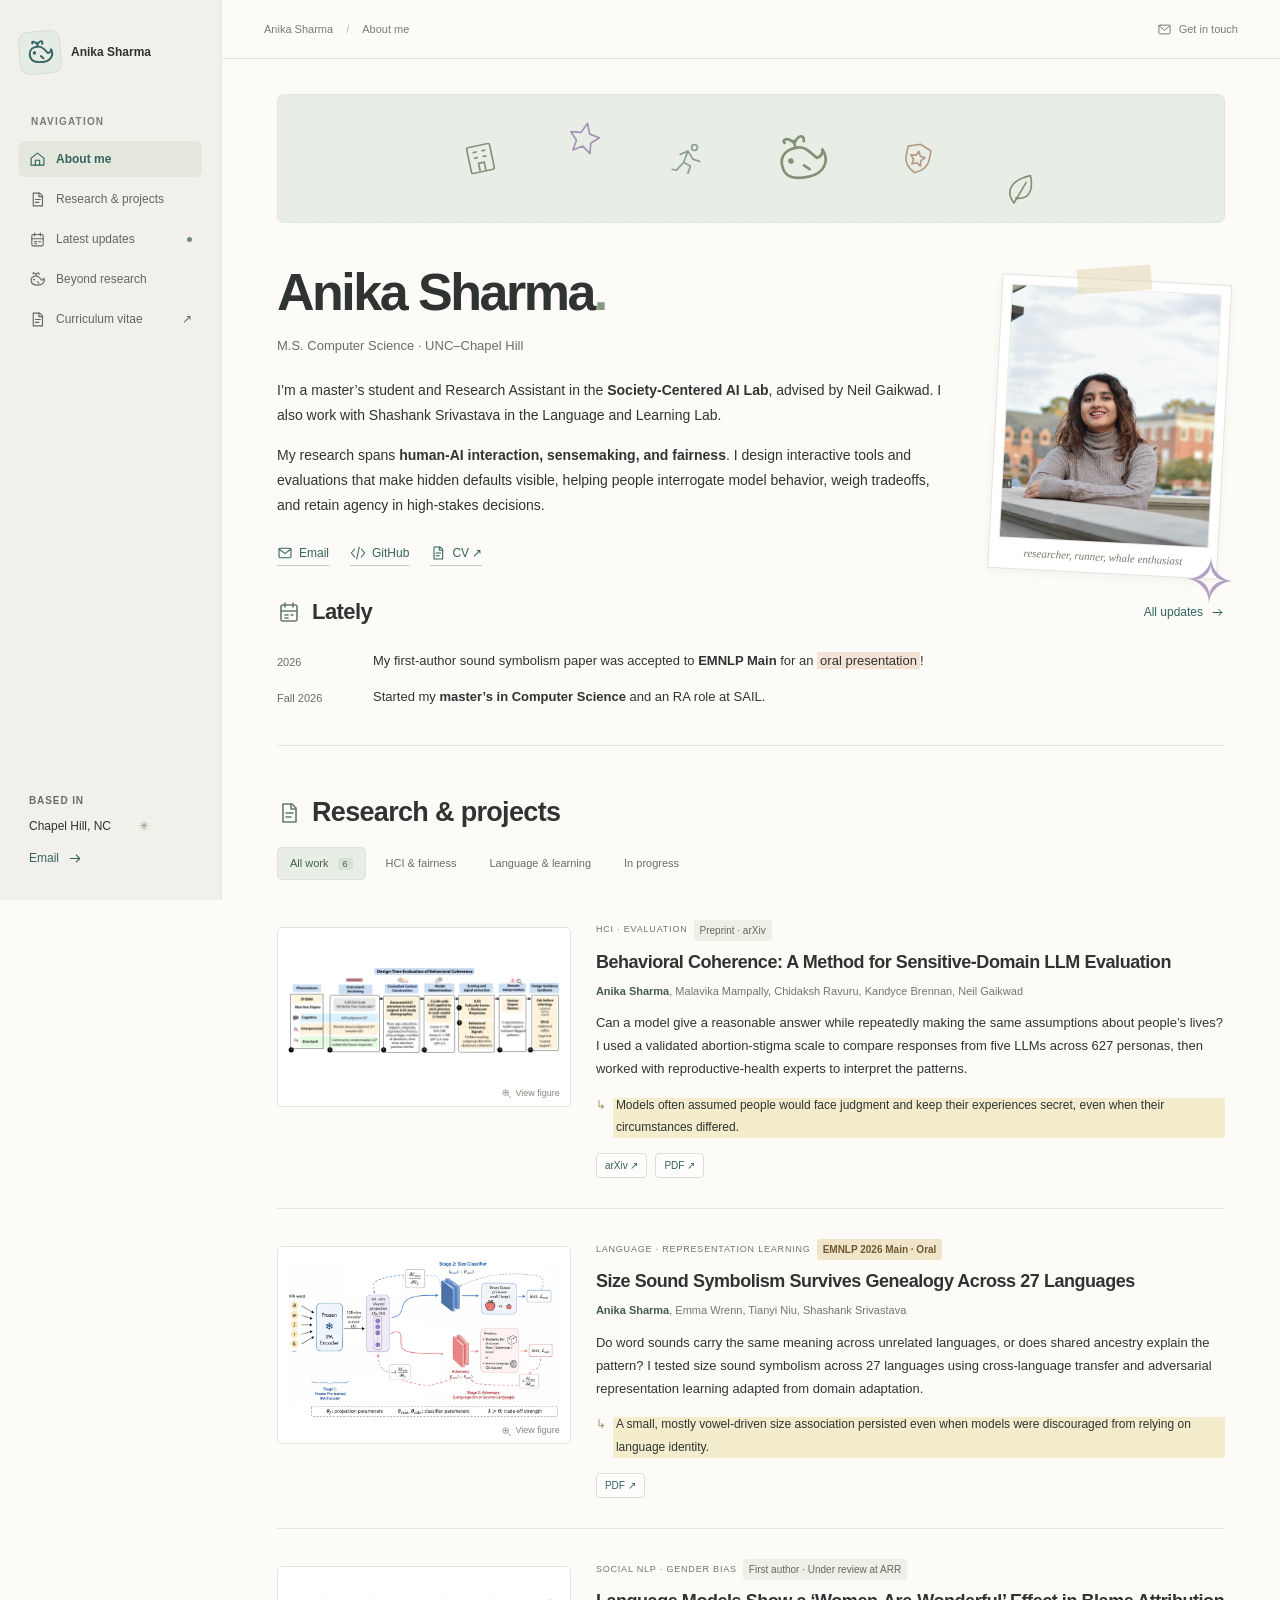
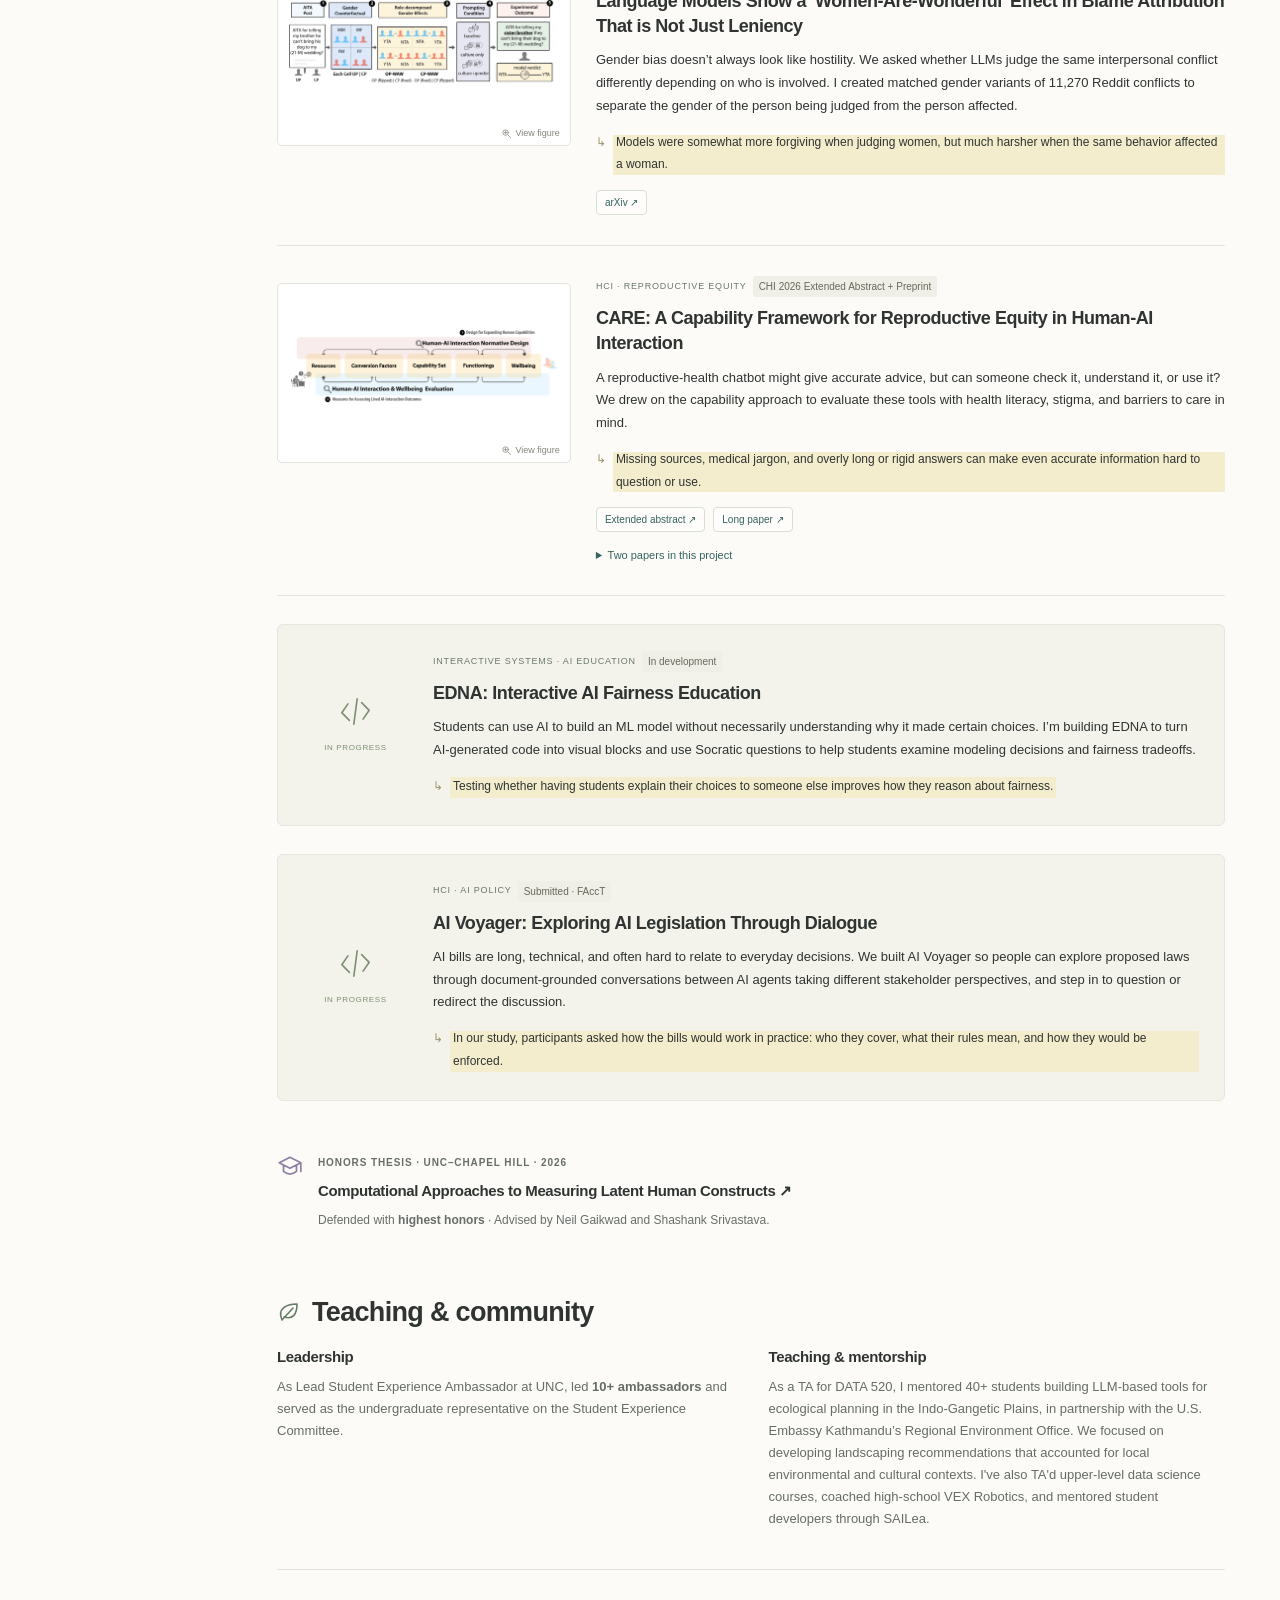
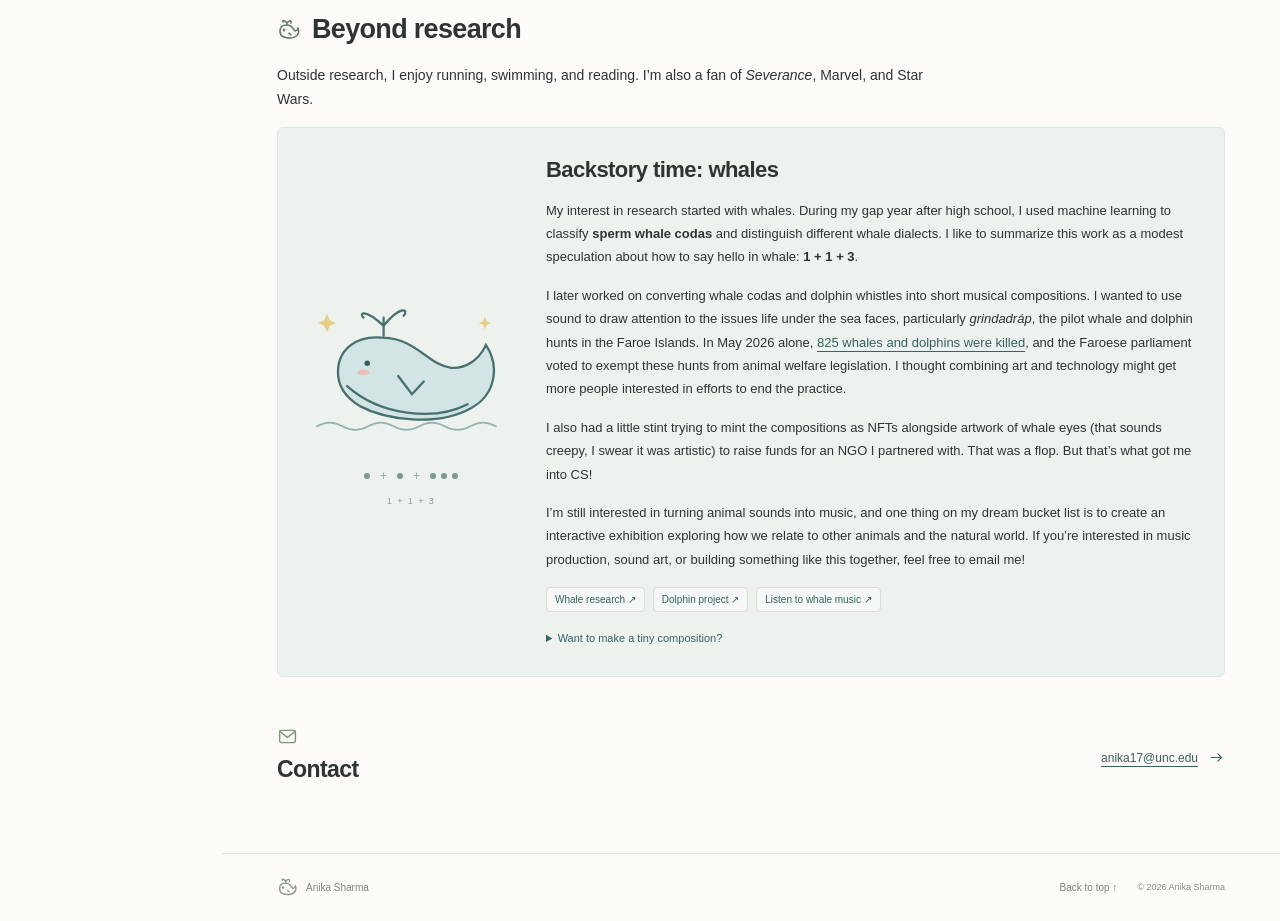
<file: index.html>
<!doctype html>

<html lang="en"><head><meta charset="utf-8"><meta name="viewport" content="width=device-width, initial-scale=1">

<title>Anika Sharma · Human-AI Sensemaking & Fairness</title>

<meta name="description" content="Anika Sharma is a computer science master's student at UNC–Chapel Hill. Her research builds interactive systems for human-AI sensemaking, fairness, and user agency.">

<meta name="theme-color" content="#f8f7f3"><meta property="og:title" content="Anika Sharma · Human-AI Sensemaking & Fairness"><meta property="og:description" content="Research and projects in human-AI interaction, sensemaking, and fairness."><meta property="og:type" content="website">

<link rel="icon" href="assets/favicon.svg" type="image/svg+xml"><link rel="stylesheet" href="styles.css"><script src="script.js" defer></script></head>

<body><a class="skip" href="#main">Skip to content</a>

<aside class="sidebar"><a class="brand" href="index.html"><span class="brand-icon"><svg class="icon " viewBox="0 0 24 24" fill="none" stroke="currentColor" stroke-width="1.6" stroke-linecap="round" stroke-linejoin="round" aria-hidden="true"><path d="M3 13c0-4 3-6 7-6 5 0 6 4 8 6 2 0 3-2 3-3 2 5-1 10-8 10S3 18 3 13Z"/><path d="M10 7V4m0 1C7 1 5 3 6 4m4 1c3-4 5-2 4 0m-2 10 2 2"/><circle cx="7" cy="12" r=".6" fill="currentColor"/></svg></span><span>Anika Sharma</span></a>

<p class="nav-label">NAVIGATION</p>

<nav aria-label="Main navigation">

<a href="index.html" aria-current="page"><svg class="icon " viewBox="0 0 24 24" fill="none" stroke="currentColor" stroke-width="1.6" stroke-linecap="round" stroke-linejoin="round" aria-hidden="true"><path d="m3 10 9-7 9 7v10H3Z"/><path d="M9 20v-7h6v7"/></svg> About me</a>

<a href="index.html#research"><svg class="icon " viewBox="0 0 24 24" fill="none" stroke="currentColor" stroke-width="1.6" stroke-linecap="round" stroke-linejoin="round" aria-hidden="true"><path d="M6 3h9l4 4v14H6Z"/><path d="M14 3v5h5M9 12h7M9 16h5"/></svg> Research & projects</a>

<a href="updates.html" ><svg class="icon " viewBox="0 0 24 24" fill="none" stroke="currentColor" stroke-width="1.6" stroke-linecap="round" stroke-linejoin="round" aria-hidden="true"><rect x="4" y="5" width="16" height="16" rx="2"/><path d="M8 3v4m8-4v4M4 11h16m-12 4h3m3 0h2m-8 3h3"/></svg> Latest updates <span class="nav-dot"></span></a>

<a href="index.html#beyond"><svg class="icon " viewBox="0 0 24 24" fill="none" stroke="currentColor" stroke-width="1.6" stroke-linecap="round" stroke-linejoin="round" aria-hidden="true"><path d="M3 13c0-4 3-6 7-6 5 0 6 4 8 6 2 0 3-2 3-3 2 5-1 10-8 10S3 18 3 13Z"/><path d="M10 7V4m0 1C7 1 5 3 6 4m4 1c3-4 5-2 4 0m-2 10 2 2"/><circle cx="7" cy="12" r=".6" fill="currentColor"/></svg> Beyond research</a>

<a href="assets/Anika-Sharma-CV.pdf"><svg class="icon " viewBox="0 0 24 24" fill="none" stroke="currentColor" stroke-width="1.6" stroke-linecap="round" stroke-linejoin="round" aria-hidden="true"><path d="M6 3h9l4 4v14H6Z"/><path d="M14 3v5h5M9 12h7M9 16h5"/></svg> Curriculum vitae <span class="outbound">↗</span></a></nav>



<div class="sidebar-bottom"><span class="tiny">BASED IN</span><p>Chapel Hill, NC <span aria-hidden="true">✳</span></p>

<a href="mailto:anika17@unc.edu">Email <svg class="icon " viewBox="0 0 24 24" fill="none" stroke="currentColor" stroke-width="1.6" stroke-linecap="round" stroke-linejoin="round" aria-hidden="true"><path d="M5 12h14m-5-5 5 5-5 5"/></svg></a></div>

</aside>



<div class="page"><header class="topbar"><span><a href="index.html">Anika Sharma</a><span class="crumb"> / </span>About me</span><a href="mailto:anika17@unc.edu"><svg class="icon " viewBox="0 0 24 24" fill="none" stroke="currentColor" stroke-width="1.6" stroke-linecap="round" stroke-linejoin="round" aria-hidden="true"><rect x="3" y="5" width="18" height="14" rx="2"/><path d="m3 6 9 7 9-7"/></svg><span>Get in touch</span></a></header>



<main id="main"><div class="cover" aria-hidden="true"><div class="cover-doodles"><span class="doodle d1"><svg class="icon " viewBox="0 0 24 24" fill="none" stroke="currentColor" stroke-width="1.6" stroke-linecap="round" stroke-linejoin="round" aria-hidden="true"><rect x="4" y="3" width="16" height="18" rx="1"/><path d="M8 7h2m4 0h2M8 11h2m4 0h2m-6 9v-5h4v5"/></svg></span><span class="doodle d2"><svg class="icon " viewBox="0 0 24 24" fill="none" stroke="currentColor" stroke-width="1.6" stroke-linecap="round" stroke-linejoin="round" aria-hidden="true"><path d="m12 2 3 7 7 1-5 5 1 7-6-4-6 4 1-7-5-5 7-1Z"/></svg></span><span class="doodle d3"><svg class="icon " viewBox="0 0 24 24" fill="none" stroke="currentColor" stroke-width="1.6" stroke-linecap="round" stroke-linejoin="round" aria-hidden="true"><circle cx="15" cy="4" r="2"/><path d="m6 10 5-3 4 5 5 1m-9-6-2 8 5 2-1 5m-4-7-4 6H2"/></svg></span><span class="doodle d4"><svg class="icon " viewBox="0 0 24 24" fill="none" stroke="currentColor" stroke-width="1.6" stroke-linecap="round" stroke-linejoin="round" aria-hidden="true"><path d="M3 13c0-4 3-6 7-6 5 0 6 4 8 6 2 0 3-2 3-3 2 5-1 10-8 10S3 18 3 13Z"/><path d="M10 7V4m0 1C7 1 5 3 6 4m4 1c3-4 5-2 4 0m-2 10 2 2"/><circle cx="7" cy="12" r=".6" fill="currentColor"/></svg></span><span class="doodle d5"><svg class="icon " viewBox="0 0 24 24" fill="none" stroke="currentColor" stroke-width="1.6" stroke-linecap="round" stroke-linejoin="round" aria-hidden="true"><path d="m12 2 8 3v7q0 6-8 10-8-4-8-10V5Z"/><path d="m12 7 1.5 3 3.5.5-2.5 2.5.5 3.5-3-1.5-3 1.5.5-3.5L7 10.5l3.5-.5Z"/></svg></span><span class="doodle d6"><svg class="icon " viewBox="0 0 24 24" fill="none" stroke="currentColor" stroke-width="1.6" stroke-linecap="round" stroke-linejoin="round" aria-hidden="true"><path d="M5 20c-5-11 4-16 15-16 0 10-4 16-13 13m-2 3L16 8"/></svg></span></div>

</div>

<!-- BIO: edit your name, affiliation, bio, and contact links below. -->

<section class="hero" aria-labelledby="intro-title"><div class="hero-copy"><h1 id="intro-title">Anika Sharma<span class="title-dot">.</span></h1>

<p class="affiliation">M.S. Computer Science · UNC–Chapel Hill</p>

<p>I’m a master’s student and Research Assistant in the <strong>Society-Centered AI Lab</strong>, advised by Neil Gaikwad. I also work with Shashank Srivastava in the Language and Learning Lab.</p>

<p>My research spans <strong>human-AI interaction, sensemaking, and fairness</strong>. I design interactive tools and evaluations that make hidden defaults visible, helping people interrogate model behavior, weigh tradeoffs, and retain agency in high-stakes decisions.</p>

<div class="contact-links"><a class="" href="mailto:anika17@unc.edu"><svg class="icon " viewBox="0 0 24 24" fill="none" stroke="currentColor" stroke-width="1.6" stroke-linecap="round" stroke-linejoin="round" aria-hidden="true"><rect x="3" y="5" width="18" height="14" rx="2"/><path d="m3 6 9 7 9-7"/></svg> Email</a><a class="" href="https://github.com/Anika1703"><svg class="icon " viewBox="0 0 24 24" fill="none" stroke="currentColor" stroke-width="1.6" stroke-linecap="round" stroke-linejoin="round" aria-hidden="true"><path d="m7 6-5 6 5 6m10-12 5 6-5 6m-3-15-4 18"/></svg> GitHub</a><a class="" href="assets/Anika-Sharma-CV.pdf"><svg class="icon " viewBox="0 0 24 24" fill="none" stroke="currentColor" stroke-width="1.6" stroke-linecap="round" stroke-linejoin="round" aria-hidden="true"><path d="M6 3h9l4 4v14H6Z"/><path d="M14 3v5h5M9 12h7M9 16h5"/></svg> CV ↗</a></div>

</div>

<figure class="portrait"><div class="photo-frame"><img src="assets/anika.jpg" alt="Anika Sharma smiling outdoors on campus" width="1200" height="800" fetchpriority="high"></div>

<figcaption>researcher, runner, whale enthusiast</figcaption><span class="portrait-star" aria-hidden="true">✧</span></figure></section>



<!-- HOMEPAGE UPDATES: edit these separately from updates.html. -->

<section class="latest" aria-labelledby="latest-title"><div class="section-head"><h2 id="latest-title"><svg class="icon " viewBox="0 0 24 24" fill="none" stroke="currentColor" stroke-width="1.6" stroke-linecap="round" stroke-linejoin="round" aria-hidden="true"><rect x="4" y="5" width="16" height="16" rx="2"/><path d="M8 3v4m8-4v4M4 11h16m-12 4h3m3 0h2m-8 3h3"/></svg> Lately</h2>

<a href="updates.html">All updates <svg class="icon " viewBox="0 0 24 24" fill="none" stroke="currentColor" stroke-width="1.6" stroke-linecap="round" stroke-linejoin="round" aria-hidden="true"><path d="M5 12h14m-5-5 5 5-5 5"/></svg></a></div>

<div class="news-line"><span class="date">2026</span><p>My first-author sound symbolism paper was accepted to <strong>EMNLP Main</strong> for an <mark class="peach">oral presentation</mark>!</p>

</div>

<div class="news-line"><span class="date">Fall 2026</span><p>Started my <strong>master’s in Computer Science</strong> and an RA role at SAIL.</p>

</div>

</section>

<!-- RESEARCH: each article below is one project. -->

<section id="research" aria-labelledby="research-title"><div class="section-head"><div><h2 id="research-title"><svg class="icon " viewBox="0 0 24 24" fill="none" stroke="currentColor" stroke-width="1.6" stroke-linecap="round" stroke-linejoin="round" aria-hidden="true"><path d="M6 3h9l4 4v14H6Z"/><path d="M14 3v5h5M9 12h7M9 16h5"/></svg> Research & projects</h2>

</div>

</div>

<div class="filters" role="group" aria-label="Filter research projects"><button type="button" data-filter="all" aria-pressed="true">All work <span>6</span></button><button type="button" data-filter="hci" aria-pressed="false">HCI & fairness</button><button type="button" data-filter="language" aria-pressed="false">Language & learning</button><button type="button" data-filter="ongoing" aria-pressed="false">In progress</button></div>

<p id="filter-status" class="sr-only" aria-live="polite"></p>

<div class="papers"><article id="coherence" class="paper" data-category="hci"><a class="figure-link" href="assets/abortion_stigma.webp" data-figure data-title="Behavioral Coherence: A Method for Sensitive-Domain LLM Evaluation"><img src="assets/abortion_stigma.webp" alt="Behavioral coherence evaluation pipeline: instrument anchoring, persona construction, five-model administration, signal extraction, expert review, and design guidance." loading="lazy"><span class="figure-hint"><svg class="icon " viewBox="0 0 24 24" fill="none" stroke="currentColor" stroke-width="1.6" stroke-linecap="round" stroke-linejoin="round" aria-hidden="true"><circle cx="10" cy="10" r="6"/><path d="m15 15 6 6M7 10h6m-3-3v6"/></svg> View figure</span></a><div class="paper-content"><div class="paper-meta"><span class="topic">HCI · EVALUATION</span><span class="status ">Preprint · arXiv</span></div>

<h3>Behavioral Coherence: A Method for Sensitive-Domain LLM Evaluation</h3>

<p class="authors"><b>Anika Sharma</b>, Malavika Mampally, Chidaksh Ravuru, Kandyce Brennan, Neil Gaikwad</p>

<p>Can a model give a reasonable answer while repeatedly making the same assumptions about people’s lives? I used a validated abortion-stigma scale to compare responses from five LLMs across 627 personas, then worked with reproductive-health experts to interpret the patterns.</p>

<p class="takeaway"><span class="takeaway-marker" aria-hidden="true">↳</span><mark>Models often assumed people would face judgment and keep their experiences secret, even when their circumstances differed.</mark></p>

<div class="paper-links"><a class="paper-link" href="https://arxiv.org/abs/2512.13142">arXiv ↗</a><a class="paper-link" href="https://arxiv.org/pdf/2512.13142">PDF ↗</a></div>

</div>

</article>

<article id="sound-symbolism" class="paper" data-category="language"><a class="figure-link" href="assets/sound_symbolism.webp" data-figure data-title="Size Sound Symbolism Survives Genealogy Across 27 Languages"><img src="assets/sound_symbolism.webp" alt="Sound symbolism model with an IPA encoder, size classifier, and a gradient-reversal adversary that discourages reliance on language-related cues." loading="lazy"><span class="figure-hint"><svg class="icon " viewBox="0 0 24 24" fill="none" stroke="currentColor" stroke-width="1.6" stroke-linecap="round" stroke-linejoin="round" aria-hidden="true"><circle cx="10" cy="10" r="6"/><path d="m15 15 6 6M7 10h6m-3-3v6"/></svg> View figure</span></a><div class="paper-content"><div class="paper-meta"><span class="topic">LANGUAGE · REPRESENTATION LEARNING</span><span class="status oral">EMNLP 2026 Main · Oral</span></div>

<h3>Size Sound Symbolism Survives Genealogy Across 27 Languages</h3>

<p class="authors"><b>Anika Sharma</b>, Emma Wrenn, Tianyi Niu, Shashank Srivastava</p>

<p>Do word sounds carry the same meaning across unrelated languages, or does shared ancestry explain the pattern? I tested size sound symbolism across 27 languages using cross-language transfer and adversarial representation learning adapted from domain adaptation.</p>

<p class="takeaway"><span class="takeaway-marker" aria-hidden="true">↳</span><mark>A small, mostly vowel-driven size association persisted even when models were discouraged from relying on language identity.</mark></p>

<div class="paper-links">
  <a class="paper-link" href="assets/sound_symbolism_final_paper.pdf">PDF ↗</a>
</div>
</div>

</article>

<article id="gender" class="paper" data-category="hci"><a class="figure-link" href="assets/WaW-main-figure.webp" data-figure data-title="Language Models Show a ‘Women-Are-Wonderful’ Effect in Blame Attribution That is Not Just Leniency"><img src="assets/WaW-main-figure.webp" alt="Matched gender counterfactuals separating the gender of the person being judged from the gender of the person affected." loading="lazy"><span class="figure-hint"><svg class="icon " viewBox="0 0 24 24" fill="none" stroke="currentColor" stroke-width="1.6" stroke-linecap="round" stroke-linejoin="round" aria-hidden="true"><circle cx="10" cy="10" r="6"/><path d="m15 15 6 6M7 10h6m-3-3v6"/></svg> View figure</span></a><div class="paper-content"><div class="paper-meta"><span class="topic">SOCIAL NLP · GENDER BIAS</span><span class="status ">First author · Under review at ARR</span></div>

<h3>Language Models Show a ‘Women-Are-Wonderful’ Effect in Blame Attribution That is Not Just Leniency</h3>

<p>Gender bias doesn’t always look like hostility. We asked whether LLMs judge the same interpersonal conflict differently depending on who is involved. I created matched gender variants of 11,270 Reddit conflicts to separate the gender of the person being judged from the person affected.</p>

<p class="takeaway"><span class="takeaway-marker" aria-hidden="true">↳</span><mark>Models were somewhat more forgiving when judging women, but much harsher when the same behavior affected a woman.</mark></p>

<div class="paper-links"><a class="paper-link" href="https://arxiv.org/abs/2610.41116">arXiv ↗</a></div>

</div>

</article>

<article id="care" class="paper" data-category="hci"><a class="figure-link" href="assets/srh.webp" data-figure data-title="CARE: A Capability Framework for Reproductive Equity in Human-AI Interaction"><img src="assets/srh.webp" alt="CARE connects resources, conversion factors, capabilities, functionings, and wellbeing through normative design and evaluation lenses." loading="lazy"><span class="figure-hint"><svg class="icon " viewBox="0 0 24 24" fill="none" stroke="currentColor" stroke-width="1.6" stroke-linecap="round" stroke-linejoin="round" aria-hidden="true"><circle cx="10" cy="10" r="6"/><path d="m15 15 6 6M7 10h6m-3-3v6"/></svg> View figure</span></a><div class="paper-content"><div class="paper-meta"><span class="topic">HCI · REPRODUCTIVE EQUITY</span><span class="status ">CHI 2026 Extended Abstract + Preprint</span></div>

<h3>CARE: A Capability Framework for Reproductive Equity in Human-AI Interaction</h3>

<p>A reproductive-health chatbot might give accurate advice, but can someone check it, understand it, or use it? We drew on the capability approach to evaluate these tools with health literacy, stigma, and barriers to care in mind.</p>

<p class="takeaway"><span class="takeaway-marker" aria-hidden="true">↳</span><mark>Missing sources, medical jargon, and overly long or rigid answers can make even accurate information hard to question or use.</mark></p>

<div class="paper-links"><a class="paper-link" href="https://dl.acm.org/doi/10.1145/3772363.3799046">Extended abstract ↗</a><a class="paper-link" href="https://arxiv.org/abs/2603.20511">Long paper ↗</a></div>

<details class="publication-details"><summary>Two papers in this project</summary><div><p><strong>“Girl, I’m so Serious”: CARE, a Capability Framework for Reproductive Equity in Human-AI Interaction</strong></p>

<p class="authors">Alice Zhong, Phoebe Chen, <b>Anika Sharma</b>, Kandyce Brennan, Neil Gaikwad</p>

<p class="publication-note">CHI 2026 extended abstract / poster · Equal contributor</p>

<a class="paper-link" href="https://dl.acm.org/doi/10.1145/3772363.3799046">Extended abstract ↗</a></div>

<div><p><strong>CARE: A Capability-Based Measurement Framework for Reproductive Equity in Human-AI Interaction</strong></p>

<p class="authors">Alice Zhong, Phoebe Chen, Punya Aragula, <b>Anika Sharma</b>, Kandyce Brennan, Neil Gaikwad</p>

<a class="paper-link" href="https://arxiv.org/abs/2603.20511">Long paper · arXiv ↗</a></div>

</details></div>

</article>

<article id="fairness-education" class="paper ongoing" data-category="ongoing hci"><div class="project-margin"><svg class="icon " viewBox="0 0 24 24" fill="none" stroke="currentColor" stroke-width="1.6" stroke-linecap="round" stroke-linejoin="round" aria-hidden="true"><path d="m7 6-5 6 5 6m10-12 5 6-5 6m-3-15-4 18"/></svg><span>IN PROGRESS</span></div>

<div class="paper-content"><div class="paper-meta"><span class="topic">INTERACTIVE SYSTEMS · AI EDUCATION</span><span class="status">In development</span></div>

<h3>EDNA: Interactive AI Fairness Education</h3>

<p>Students can use AI to build an ML model without necessarily understanding why it made certain choices. I’m building EDNA to turn AI-generated code into visual blocks and use Socratic questions to help students examine modeling decisions and fairness tradeoffs.</p>

<p class="takeaway"><span class="takeaway-marker" aria-hidden="true">↳</span><mark>Testing whether having students explain their choices to someone else improves how they reason about fairness.</mark></p>

</div>

</article>


<article id="ai-voyager" class="paper ongoing" data-category="ongoing hci"><div class="project-margin"><svg class="icon " viewBox="0 0 24 24" fill="none" stroke="currentColor" stroke-width="1.6" stroke-linecap="round" stroke-linejoin="round" aria-hidden="true"><path d="m7 6-5 6 5 6m10-12 5 6-5 6m-3-15-4 18"/></svg><span>IN PROGRESS</span></div>

<div class="paper-content"><div class="paper-meta"><span class="topic">HCI · AI POLICY</span><span class="status">Submitted · FAccT</span></div>

<h3>AI Voyager: Exploring AI Legislation Through Dialogue</h3>

<p>AI bills are long, technical, and often hard to relate to everyday decisions. We built AI Voyager so people can explore proposed laws through document-grounded conversations between AI agents taking different stakeholder perspectives, and step in to question or redirect the discussion.</p>

<p class="takeaway"><span class="takeaway-marker" aria-hidden="true">↳</span><mark>In our study, participants asked how the bills would work in practice: who they cover, what their rules mean, and how they would be enforced.</mark></p>

</div>

</article>

</div>

<div class="thesis"><svg class="icon " viewBox="0 0 24 24" fill="none" stroke="currentColor" stroke-width="1.6" stroke-linecap="round" stroke-linejoin="round" aria-hidden="true"><path d="m2 9 10-5 10 5-10 5Zm4 2v6q6 5 12 0v-6m4-2v8"/></svg><div><span class="tiny">HONORS THESIS · UNC–CHAPEL HILL · 2026</span><h3><a href="https://cdr.lib.unc.edu/concern/honors_theses/h989rk50q">Computational Approaches to Measuring Latent Human Constructs ↗</a></h3>

<p>Defended with <strong>highest honors</strong> · Advised by Neil Gaikwad and Shashank Srivastava.</p>

</div>

</div>

</section>

<!-- TEACHING AND COMMUNITY -->

<section id="community"><div class="section-head"><h2><svg class="icon " viewBox="0 0 24 24" fill="none" stroke="currentColor" stroke-width="1.6" stroke-linecap="round" stroke-linejoin="round" aria-hidden="true"><path d="M5 20c-5-11 4-16 15-16 0 10-4 16-13 13m-2 3L16 8"/></svg> Teaching & community</h2>

</div>

<div class="community-grid"><div><h3>Leadership</h3>

<p>As Lead Student Experience Ambassador at UNC, led <strong>10+ ambassadors</strong> and served as the undergraduate representative on the Student Experience Committee.</p>

</div>

<div><h3>Teaching & mentorship</h3>

<p>As a TA for DATA 520, I mentored 40+ students building LLM-based tools for ecological planning in the Indo-Gangetic Plains, in partnership with the U.S. Embassy Kathmandu’s Regional Environment Office. We focused on developing landscaping recommendations that accounted for local environmental and cultural contexts. I've also TA'd upper-level data science courses, coached high-school VEX Robotics, and mentored student developers through SAILea.</p>

</div>

</div>

</section>

<!-- PERSONAL SECTION AND WHALE PROJECT -->

<section id="beyond" aria-labelledby="beyond-title"><div class="section-head"><div><h2 id="beyond-title"><svg class="icon " viewBox="0 0 24 24" fill="none" stroke="currentColor" stroke-width="1.6" stroke-linecap="round" stroke-linejoin="round" aria-hidden="true"><path d="M3 13c0-4 3-6 7-6 5 0 6 4 8 6 2 0 3-2 3-3 2 5-1 10-8 10S3 18 3 13Z"/><path d="M10 7V4m0 1C7 1 5 3 6 4m4 1c3-4 5-2 4 0m-2 10 2 2"/><circle cx="7" cy="12" r=".6" fill="currentColor"/></svg> Beyond research</h2>

</div>

</div>

<p class="beyond-intro">Outside research, I enjoy running, swimming, and reading. I’m also a fan of <em>Severance</em>, Marvel, and Star Wars.</p>

<article class="whale-story"><div class="whale-aside"><svg class="whale-drawing" viewBox="0 0 230 160" fill="none" xmlns="http://www.w3.org/2000/svg" aria-hidden="true"><path d="M35 88C35 62 56 47 84 50c38 1 49 30 75 33 16 1 31-9 38-25 16 24 10 55-16 69-37 21-94 13-122-2-15-9-24-22-24-37Z" fill="#d3e4e4" stroke="#46716f" stroke-width="2.5"/><path d="M45 103c36 32 95 39 132 20M101 92l15 20 13-14" stroke="#46716f" stroke-width="2.5" stroke-linecap="round"/><circle cx="67" cy="78" r="3" fill="#355d5a"/><ellipse cx="63" cy="88" rx="7" ry="3" fill="#e9bfb8"/><path d="M85 48V28m0 9C63 17 58 24 63 28m22 9c19-23 28-18 22-11" stroke="#46716f" stroke-width="2.5" stroke-linecap="round"/><path d="m20 31 3-7 3 7 7 3-7 3-3 7-3-7-7-3Zm174 1 2-5 2 5 5 2-5 2-2 5-2-5-5-2Z" fill="#e6ce87"/><path d="M12 147q14-8 28 0t28 0t28 0t28 0t28 0t28 0t28 0" stroke="#94b5b2" stroke-width="2" stroke-linecap="round"/></svg><div class="coda" aria-hidden="true"><i></i><span>+</span><i></i><span>+</span><i></i><i></i><i></i></div>

<span class="coda-caption">1 + 1 + 3</span></div>

<div><h3>Backstory time: whales</h3>

<p>My interest in research started with whales. During my gap year after high school, I used machine learning to classify <strong>sperm whale codas</strong> and distinguish different whale dialects. I like to summarize this work as a modest speculation about how to say hello in whale: <strong>1 + 1 + 3</strong>.</p>

<p>I later worked on converting whale codas and dolphin whistles into short musical compositions. I wanted to use sound to draw attention to the issues life under the sea faces, particularly <em>grindadráp</em>, the pilot whale and dolphin hunts in the Faroe Islands. In May 2026 alone, <a href="https://www.worldanimalprotection.org/latest/news/faroe-islands-hunts-kill-825-dolphins-and-whales/">825 whales and dolphins were killed</a>, and the Faroese parliament voted to exempt these hunts from animal welfare legislation. I thought combining art and technology might get more people interested in efforts to end the practice.</p>

<p>I also had a little stint trying to mint the compositions as NFTs alongside artwork of whale eyes (that sounds creepy, I swear it was artistic) to raise funds for an NGO I partnered with. That was a flop. But that’s what got me into CS!</p>

<p>I’m still interested in turning animal sounds into music, and one thing on my dream bucket list is to create an interactive exhibition exploring how we relate to other animals and the natural world. If you’re interested in music production, sound art, or building something like this together, feel free to email me!</p>

<div class="paper-links"><a class="paper-link" href="https://community.wolfram.com/groups/-/m/t/2312755">Whale research ↗</a><a class="paper-link" href="https://9a840935-5b32-4b8b-8f8d-15e3d4a7ec4e.filesusr.com/ugd/03f05f_707d997507404f9aa2581c2f2193b687.pdf">Dolphin project ↗</a><a class="paper-link" href="https://soundcloud.com/user-768317288-267085530/ai-whale-song-1-hunting-for-food">Listen to whale music ↗</a></div>

<details class="composition"><summary>Want to make a tiny composition?</summary><p><a href="https://epod.onrender.com/">Try the composition app ↗</a> · The free-hosted app may be slow or unavailable. You can also <a href="https://on.soundcloud.com/Gr5A4QiIqYEiOGE7MX">listen to sample compositions ↗</a>.</p>

</details></div>

</article>

</section>



<section class="hello"><div><svg class="icon " viewBox="0 0 24 24" fill="none" stroke="currentColor" stroke-width="1.6" stroke-linecap="round" stroke-linejoin="round" aria-hidden="true"><rect x="3" y="5" width="18" height="14" rx="2"/><path d="m3 6 9 7 9-7"/></svg><h2>Contact</h2>

</div>

<a href="mailto:anika17@unc.edu">anika17@unc.edu <svg class="icon " viewBox="0 0 24 24" fill="none" stroke="currentColor" stroke-width="1.6" stroke-linecap="round" stroke-linejoin="round" aria-hidden="true"><path d="M5 12h14m-5-5 5 5-5 5"/></svg></a></section>

</main>

<footer><div><svg class="icon " viewBox="0 0 24 24" fill="none" stroke="currentColor" stroke-width="1.6" stroke-linecap="round" stroke-linejoin="round" aria-hidden="true"><path d="M3 13c0-4 3-6 7-6 5 0 6 4 8 6 2 0 3-2 3-3 2 5-1 10-8 10S3 18 3 13Z"/><path d="M10 7V4m0 1C7 1 5 3 6 4m4 1c3-4 5-2 4 0m-2 10 2 2"/><circle cx="7" cy="12" r=".6" fill="currentColor"/></svg> <span>Anika Sharma</span></div>

<a href="#main">Back to top ↑</a><small>© 2026 Anika Sharma</small></footer>

</div>



<dialog id="figure-dialog" aria-labelledby="figure-title"><div class="dialog-bar"><h2 id="figure-title">Research figure</h2>

<button type="button" class="close-dialog" aria-label="Close figure"><svg class="icon " viewBox="0 0 24 24" fill="none" stroke="currentColor" stroke-width="1.6" stroke-linecap="round" stroke-linejoin="round" aria-hidden="true"><path d="m6 6 12 12M6 18 18 6"/></svg></button></div>

<div class="figure-scroll"><img id="dialog-image" alt=""></div>

<p class="dialog-note">Scroll to explore the figure · Press Esc to close</p>

</dialog>

</body></html>
</file>
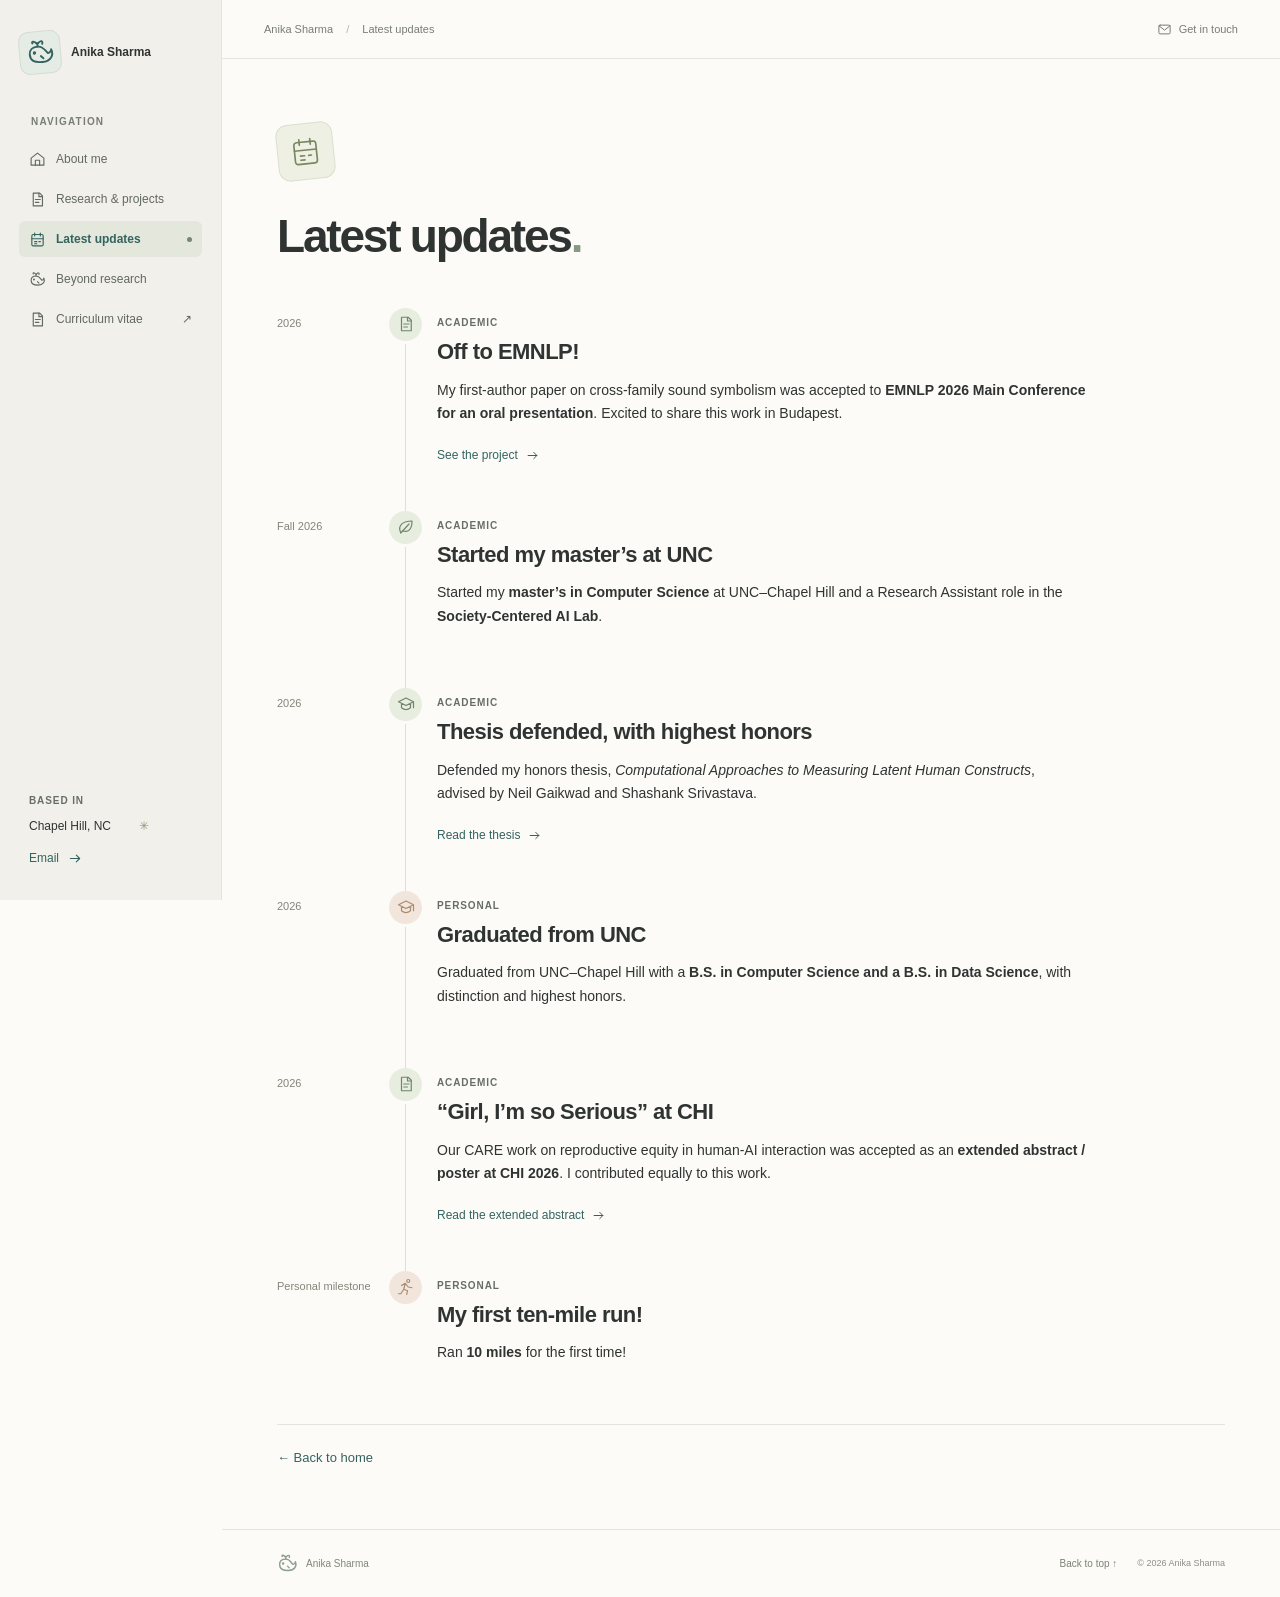
<file: updates.html>
<!doctype html>
<html lang="en"><head><meta charset="utf-8"><meta name="viewport" content="width=device-width, initial-scale=1">
<title>Updates · Anika Sharma · Human-AI Sensemaking & Fairness</title>
<meta name="description" content="Anika Sharma is a computer science master's student at UNC–Chapel Hill. Her research builds interactive systems for human-AI sensemaking, fairness, and user agency.">
<meta name="theme-color" content="#f8f7f3"><meta property="og:title" content="Anika Sharma · Human-AI Sensemaking & Fairness"><meta property="og:description" content="Research and projects in human-AI interaction, sensemaking, and fairness."><meta property="og:type" content="website">
<link rel="icon" href="assets/favicon.svg" type="image/svg+xml"><link rel="stylesheet" href="styles.css"><script src="script.js" defer></script></head>
<body><a class="skip" href="#main">Skip to content</a>
<aside class="sidebar"><a class="brand" href="index.html"><span class="brand-icon"><svg class="icon " viewBox="0 0 24 24" fill="none" stroke="currentColor" stroke-width="1.6" stroke-linecap="round" stroke-linejoin="round" aria-hidden="true"><path d="M3 13c0-4 3-6 7-6 5 0 6 4 8 6 2 0 3-2 3-3 2 5-1 10-8 10S3 18 3 13Z"/><path d="M10 7V4m0 1C7 1 5 3 6 4m4 1c3-4 5-2 4 0m-2 10 2 2"/><circle cx="7" cy="12" r=".6" fill="currentColor"/></svg></span><span>Anika Sharma</span></a>
<p class="nav-label">NAVIGATION</p>
<nav aria-label="Main navigation">
<a href="index.html" ><svg class="icon " viewBox="0 0 24 24" fill="none" stroke="currentColor" stroke-width="1.6" stroke-linecap="round" stroke-linejoin="round" aria-hidden="true"><path d="m3 10 9-7 9 7v10H3Z"/><path d="M9 20v-7h6v7"/></svg> About me</a>
<a href="index.html#research"><svg class="icon " viewBox="0 0 24 24" fill="none" stroke="currentColor" stroke-width="1.6" stroke-linecap="round" stroke-linejoin="round" aria-hidden="true"><path d="M6 3h9l4 4v14H6Z"/><path d="M14 3v5h5M9 12h7M9 16h5"/></svg> Research & projects</a>
<a href="updates.html" aria-current="page"><svg class="icon " viewBox="0 0 24 24" fill="none" stroke="currentColor" stroke-width="1.6" stroke-linecap="round" stroke-linejoin="round" aria-hidden="true"><rect x="4" y="5" width="16" height="16" rx="2"/><path d="M8 3v4m8-4v4M4 11h16m-12 4h3m3 0h2m-8 3h3"/></svg> Latest updates <span class="nav-dot"></span></a>
<a href="index.html#beyond"><svg class="icon " viewBox="0 0 24 24" fill="none" stroke="currentColor" stroke-width="1.6" stroke-linecap="round" stroke-linejoin="round" aria-hidden="true"><path d="M3 13c0-4 3-6 7-6 5 0 6 4 8 6 2 0 3-2 3-3 2 5-1 10-8 10S3 18 3 13Z"/><path d="M10 7V4m0 1C7 1 5 3 6 4m4 1c3-4 5-2 4 0m-2 10 2 2"/><circle cx="7" cy="12" r=".6" fill="currentColor"/></svg> Beyond research</a>
<a href="assets/Anika-Sharma-CV.pdf"><svg class="icon " viewBox="0 0 24 24" fill="none" stroke="currentColor" stroke-width="1.6" stroke-linecap="round" stroke-linejoin="round" aria-hidden="true"><path d="M6 3h9l4 4v14H6Z"/><path d="M14 3v5h5M9 12h7M9 16h5"/></svg> Curriculum vitae <span class="outbound">↗</span></a></nav>

<div class="sidebar-bottom"><span class="tiny">BASED IN</span><p>Chapel Hill, NC <span aria-hidden="true">✳</span></p>
<a href="mailto:anika17@unc.edu">Email <svg class="icon " viewBox="0 0 24 24" fill="none" stroke="currentColor" stroke-width="1.6" stroke-linecap="round" stroke-linejoin="round" aria-hidden="true"><path d="M5 12h14m-5-5 5 5-5 5"/></svg></a></div>
</aside>

<div class="page"><header class="topbar"><span><a href="index.html">Anika Sharma</a><span class="crumb"> / </span>Latest updates</span><a href="mailto:anika17@unc.edu"><svg class="icon " viewBox="0 0 24 24" fill="none" stroke="currentColor" stroke-width="1.6" stroke-linecap="round" stroke-linejoin="round" aria-hidden="true"><rect x="3" y="5" width="18" height="14" rx="2"/><path d="m3 6 9 7 9-7"/></svg><span>Get in touch</span></a></header>

<main id="main"><div class="updates-heading"><span class="page-sticker"><svg class="icon " viewBox="0 0 24 24" fill="none" stroke="currentColor" stroke-width="1.6" stroke-linecap="round" stroke-linejoin="round" aria-hidden="true"><rect x="4" y="5" width="16" height="16" rx="2"/><path d="M8 3v4m8-4v4M4 11h16m-12 4h3m3 0h2m-8 3h3"/></svg></span><h1>Latest updates<span class="title-dot">.</span></h1>
</div>
<!-- UPDATES: copy one article.timeline-entry to add a new item. -->
<section class="timeline" aria-label="Recent milestones"><article class="timeline-entry" data-update-category="research"><div class="timeline-date">2026</div>
<div class="timeline-icon research"><svg class="icon " viewBox="0 0 24 24" fill="none" stroke="currentColor" stroke-width="1.6" stroke-linecap="round" stroke-linejoin="round" aria-hidden="true"><path d="M6 3h9l4 4v14H6Z"/><path d="M14 3v5h5M9 12h7M9 16h5"/></svg></div>
<div class="timeline-content"><span class="tiny">ACADEMIC</span><h2>Off to EMNLP!</h2>
<p>My first-author paper on cross-family sound symbolism was accepted to <strong>EMNLP 2026 Main Conference for an oral presentation</strong>. Excited to share this work in Budapest.</p>
<a class="timeline-link" href="index.html#sound-symbolism">See the project <svg class="icon " viewBox="0 0 24 24" fill="none" stroke="currentColor" stroke-width="1.6" stroke-linecap="round" stroke-linejoin="round" aria-hidden="true"><path d="M5 12h14m-5-5 5 5-5 5"/></svg></a></div>
</article>
<article class="timeline-entry" data-update-category="research"><div class="timeline-date">Fall 2026</div>
<div class="timeline-icon research"><svg class="icon " viewBox="0 0 24 24" fill="none" stroke="currentColor" stroke-width="1.6" stroke-linecap="round" stroke-linejoin="round" aria-hidden="true"><path d="M5 20c-5-11 4-16 15-16 0 10-4 16-13 13m-2 3L16 8"/></svg></div>
<div class="timeline-content"><span class="tiny">ACADEMIC</span><h2>Started my master’s at UNC</h2>
<p>Started my <strong>master’s in Computer Science</strong> at UNC–Chapel Hill and a Research Assistant role in the <strong>Society-Centered AI Lab</strong>.</p>
</div>
</article>
<article class="timeline-entry" data-update-category="research"><div class="timeline-date">2026</div>
<div class="timeline-icon research"><svg class="icon " viewBox="0 0 24 24" fill="none" stroke="currentColor" stroke-width="1.6" stroke-linecap="round" stroke-linejoin="round" aria-hidden="true"><path d="m2 9 10-5 10 5-10 5Zm4 2v6q6 5 12 0v-6m4-2v8"/></svg></div>
<div class="timeline-content"><span class="tiny">ACADEMIC</span><h2>Thesis defended, with highest honors</h2>
<p>Defended my honors thesis, <em>Computational Approaches to Measuring Latent Human Constructs</em>, advised by Neil Gaikwad and Shashank Srivastava.</p>
<a class="timeline-link" href="https://cdr.lib.unc.edu/concern/honors_theses/h989rk50q">Read the thesis <svg class="icon " viewBox="0 0 24 24" fill="none" stroke="currentColor" stroke-width="1.6" stroke-linecap="round" stroke-linejoin="round" aria-hidden="true"><path d="M5 12h14m-5-5 5 5-5 5"/></svg></a></div>
</article>
<article class="timeline-entry" data-update-category="life"><div class="timeline-date">2026</div>
<div class="timeline-icon life"><svg class="icon " viewBox="0 0 24 24" fill="none" stroke="currentColor" stroke-width="1.6" stroke-linecap="round" stroke-linejoin="round" aria-hidden="true"><path d="m2 9 10-5 10 5-10 5Zm4 2v6q6 5 12 0v-6m4-2v8"/></svg></div>
<div class="timeline-content"><span class="tiny">PERSONAL</span><h2>Graduated from UNC</h2>
<p>Graduated from UNC–Chapel Hill with a <strong>B.S. in Computer Science and a B.S. in Data Science</strong>, with distinction and highest honors.</p>
</div>
</article>
<article class="timeline-entry" data-update-category="research"><div class="timeline-date">2026</div>
<div class="timeline-icon research"><svg class="icon " viewBox="0 0 24 24" fill="none" stroke="currentColor" stroke-width="1.6" stroke-linecap="round" stroke-linejoin="round" aria-hidden="true"><path d="M6 3h9l4 4v14H6Z"/><path d="M14 3v5h5M9 12h7M9 16h5"/></svg></div>
<div class="timeline-content"><span class="tiny">ACADEMIC</span><h2>“Girl, I’m so Serious” at CHI</h2>
<p>Our CARE work on reproductive equity in human-AI interaction was accepted as an <strong>extended abstract / poster at CHI 2026</strong>. I contributed equally to this work.</p>
<a class="timeline-link" href="https://dl.acm.org/doi/10.1145/3772363.3799046">Read the extended abstract <svg class="icon " viewBox="0 0 24 24" fill="none" stroke="currentColor" stroke-width="1.6" stroke-linecap="round" stroke-linejoin="round" aria-hidden="true"><path d="M5 12h14m-5-5 5 5-5 5"/></svg></a></div>
</article>
<article class="timeline-entry" data-update-category="life"><div class="timeline-date">Personal milestone</div>
<div class="timeline-icon life"><svg class="icon " viewBox="0 0 24 24" fill="none" stroke="currentColor" stroke-width="1.6" stroke-linecap="round" stroke-linejoin="round" aria-hidden="true"><circle cx="15" cy="4" r="2"/><path d="m6 10 5-3 4 5 5 1m-9-6-2 8 5 2-1 5m-4-7-4 6H2"/></svg></div>
<div class="timeline-content"><span class="tiny">PERSONAL</span><h2>My first ten-mile run!</h2>
<p>Ran <strong>10 miles</strong> for the first time!</p>
</div>
</article>
</section>
<div class="back-link"><a href="index.html">← Back to home</a></div>
</main>
<footer><div><svg class="icon " viewBox="0 0 24 24" fill="none" stroke="currentColor" stroke-width="1.6" stroke-linecap="round" stroke-linejoin="round" aria-hidden="true"><path d="M3 13c0-4 3-6 7-6 5 0 6 4 8 6 2 0 3-2 3-3 2 5-1 10-8 10S3 18 3 13Z"/><path d="M10 7V4m0 1C7 1 5 3 6 4m4 1c3-4 5-2 4 0m-2 10 2 2"/><circle cx="7" cy="12" r=".6" fill="currentColor"/></svg> <span>Anika Sharma</span></div>
<a href="#main">Back to top ↑</a><small>© 2026 Anika Sharma</small></footer>
</div>

<dialog id="figure-dialog" aria-labelledby="figure-title"><div class="dialog-bar"><h2 id="figure-title">Research figure</h2>
<button type="button" class="close-dialog" aria-label="Close figure"><svg class="icon " viewBox="0 0 24 24" fill="none" stroke="currentColor" stroke-width="1.6" stroke-linecap="round" stroke-linejoin="round" aria-hidden="true"><path d="m6 6 12 12M6 18 18 6"/></svg></button></div>
<div class="figure-scroll"><img id="dialog-image" alt=""></div>
<p class="dialog-note">Scroll to explore the figure · Press Esc to close</p>
</dialog>
</body></html>
</file>
<file: styles.css>
:root{--bg:#fcfbf8;--sidebar:#f1f0ea;--ink:#2f3432;--muted:#676e69;--line:#e4e5dc;--teal:#35635f;--sage:#e8eee3;--lavender:#efebf6;--yellow:#f3edcd;--peach:#f5e3d8;--white:#fff;--radius:8px}*{box-sizing:border-box}html{scroll-behavior:smooth;scroll-padding-top:30px}body{margin:0;background:var(--bg);color:var(--ink);font:15px/1.7 -apple-system,BlinkMacSystemFont,"Segoe UI",Arial,sans-serif;-webkit-font-smoothing:antialiased}a{color:var(--teal);text-decoration-thickness:1px;text-underline-offset:4px}a:hover{color:#173f3c}button{font:inherit;color:inherit;cursor:pointer}button,a{-webkit-tap-highlight-color:transparent}button:focus-visible,a:focus-visible,summary:focus-visible{outline:3px solid #9973b7;outline-offset:5px}img{max-width:100%;height:auto}p{margin:0 0 15px}h1,h2,h3{line-height:1.28;letter-spacing:-.025em;margin:0}h1{font-size:52px;font-weight:700;letter-spacing:-.048em}h2{font-size:27px;font-weight:650}h3{font-size:20px;font-weight:650}strong,b{font-weight:620}mark{color:inherit;background:linear-gradient(transparent 12%,var(--sage) 12%,var(--sage) 93%,transparent 93%);padding:1px 3px;box-decoration-break:clone;-webkit-box-decoration-break:clone}mark.peach{background:var(--peach)}.icon{width:21px;height:21px;flex-shrink:0;vertical-align:middle}.skip{position:fixed;left:20px;top:-100px;z-index:100;padding:10px 20px;background:white}.skip:focus{top:10px}.sr-only{position:absolute;width:1px;height:1px;padding:0;margin:-1px;overflow:hidden;clip:rect(0,0,0,0);white-space:nowrap;border:0}.sidebar{width:222px;position:fixed;inset:0 auto 0 0;background:var(--sidebar);border-right:1px solid var(--line);padding:31px 19px;display:flex;flex-direction:column;z-index:10}.brand{display:flex;align-items:center;gap:10px;text-decoration:none;color:var(--ink);font-size:12px;font-weight:600;line-height:1.45}.brand-icon{display:grid;place-items:center;border:1px solid #d4ddd5;background:#e4ece5;width:42px;height:43px;border-radius:10px;transform:rotate(-5deg)}.brand-icon .icon{width:29px;height:29px;color:var(--teal)}.nav-label{font-size:10px;letter-spacing:.12em;color:#777e74;margin:39px 12px 11px;font-weight:600}nav{display:grid;gap:4px}nav a{display:flex;align-items:center;gap:10px;border-radius:6px;padding:9px 10px;font-size:12px;line-height:1.5;color:#626960;text-decoration:none;white-space:nowrap}nav a:hover{background:#e9e9e1}nav a[aria-current]{background:#e3e7dc;color:var(--teal);font-weight:600}nav .icon{width:17px;height:17px}.nav-dot{height:5px;width:5px;border-radius:50%;background:#74877c;margin-left:auto}.outbound{margin-left:auto}.sidebar-bottom{margin-top:auto;padding:40px 10px 0}.tiny{font-size:10px;letter-spacing:.09em;color:var(--muted);line-height:1.5;font-weight:550}.sidebar-bottom p{font-size:12px;margin:4px 0 12px}.sidebar-bottom p span{color:#8c9b77;margin-left:25px}.sidebar-bottom>a{font-size:12px;text-decoration:none;display:flex;align-items:center;gap:8px}.sidebar-bottom>a .icon{width:16px}.sidebar-note{border-top:1px solid #dbddd3;margin-top:22px;padding-top:20px;font-family:Georgia,serif;font-style:italic;font-size:12px;color:#85897d;line-height:1.6}.page{margin-left:222px}.topbar{height:59px;border-bottom:1px solid var(--line);display:flex;align-items:center;justify-content:space-between;padding:0 42px;color:#787d76;font-size:11px}.topbar a{color:inherit;text-decoration:none}.crumb{padding:0 10px;color:#b4b9b0}.topbar>a{display:flex;align-items:center;gap:7px}.topbar .icon{width:15px;height:15px}main{max-width:1100px;padding:0 55px;margin:0 auto}.cover{height:129px;position:relative;margin:35px 0 0;overflow:hidden;border-radius:7px;background-color:#e8eee6;background-image:radial-gradient(#b7c5b24f .7px,transparent .7px);background-size:13px 13px;border:1px solid #e0e6dc}.cover-note{position:absolute;left:29px;top:44px;font:italic 23px Georgia,serif;color:#65795f;transform:rotate(-4deg)}.cover-doodles{position:absolute;inset:0 0 0 41%;display:flex;align-items:center;justify-content:space-evenly;gap:15px;padding:0 18px}.doodle .icon{width:35px;height:35px;stroke-width:1.15}.doodle{color:#839276;transform:rotate(-12deg)}.d2{color:#a594b5;align-self:flex-start;margin-top:25px;transform:rotate(12deg)}.d3{color:#8a9e91;transform:rotate(8deg)}.d4 .icon{width:57px;height:57px}.d5{color:#b59b84;transform:rotate(12deg)}.d6{align-self:flex-end;margin-bottom:15px}.cover-line{position:absolute;bottom:15px;left:31px;width:120px;border-top:1px dashed #aebba6;transform:rotate(-4deg)}.hero{display:grid;grid-template-columns:minmax(0,1fr) 230px;gap:44px;padding-top:36px;align-items:start}.eyebrow{font-size:10px;letter-spacing:.14em;font-weight:600;color:var(--muted);margin-bottom:10px;line-height:1.6}.hero .eyebrow span{font-size:19px;line-height:12px;padding-left:8px;color:#a69767}.title-dot{color:#849a82}.affiliation{color:var(--muted);margin:9px 0 21px;font-size:13px}.lead{font-size:19px;line-height:1.65;letter-spacing:-.016em}.hero p:not(.eyebrow):not(.lead):not(.affiliation){font-size:14px;line-height:1.8}.portrait{margin:20px 0 0;position:relative;transform:rotate(3deg)}.photo-frame{padding:9px 9px 30px;background:white;border:1px solid #e5e1d9;box-shadow:0 3px 9px #3643350d}.photo-frame:before{content:"";position:absolute;width:74px;height:25px;background:#e4dab78f;left:75px;top:-12px;transform:rotate(-7deg)}.portrait img{display:block;width:100%;height:254px;object-fit:cover;object-position:45% center;border:1px solid #ece8df}.portrait figcaption{text-align:center;font:italic 11px Georgia,serif;color:#78786c;margin-top:-23px;position:relative}.portrait-star{position:absolute;right:-20px;bottom:-45px;font-size:64px;color:#b2a1c0;line-height:1}.contact-links{display:flex;gap:21px;flex-wrap:wrap;margin-top:24px}.contact-links a{display:flex;gap:6px;align-items:center;font-size:12px;text-decoration:none;border-bottom:1px solid #bccdc5;padding-bottom:2px}.contact-links .icon{height:16px;width:16px}.research-note{margin:29px 0 36px;background:var(--lavender);padding:17px 20px;display:flex;align-items:flex-start;gap:14px;border-radius:5px;border-left:3px solid #b6a7c6}.research-note .icon{color:#8e76a1;margin-top:2px}.research-note p{margin:0;font-size:13px;line-height:1.8}.section-head{display:flex;justify-content:space-between;align-items:center;gap:15px;margin-bottom:17px}.section-head h2{display:flex;gap:11px;align-items:center}.section-head h2>.icon{width:24px;height:24px;color:#647c68}.section-head>a{display:flex;align-items:center;gap:7px;font-size:12px;white-space:nowrap;text-decoration:none}.section-head>a .icon{width:15px}.latest{border-bottom:1px solid var(--line);padding-bottom:30px;margin-bottom:49px}.latest h2{font-size:22px}.news-line{display:grid;grid-template-columns:83px 1fr;gap:13px;font-size:13px;padding:7px 0}.date{color:var(--muted);font-size:11px;padding-top:3px;font-variant-numeric:tabular-nums}.news-line p{margin:0}.section-intro{font-size:14px;color:var(--muted);margin-top:-5px;margin-bottom:22px}.filters{display:flex;gap:7px;flex-wrap:wrap;margin-bottom:10px}.filters button{font-size:11px;border:1px solid transparent;background:transparent;padding:6px 12px;border-radius:5px;color:var(--muted)}.filters button[aria-pressed=true]{background:#e8eee5;border-color:#d9e2d5;color:#456345}.filters button:hover{background:#eeeee7}.filters span{background:#d7e1d1;border-radius:3px;margin-left:6px;padding:1px 5px;font-size:9px}.paper{display:grid;grid-template-columns:31% minmax(0,1fr);gap:25px;padding:30px 0;border-bottom:1px solid var(--line);scroll-margin-top:30px}.paper[hidden]{display:none}.figure-link{display:flex;align-items:center;justify-content:center;position:relative;align-self:start;background:white;border:1px solid #e2e4dc;border-radius:5px;min-height:180px;padding:13px 10px 25px;margin-top:7px;transition:border-color .15s}.figure-link:hover{border-color:#8fa497}.figure-link img{display:block;width:100%;max-height:260px;object-fit:contain}.figure-hint{position:absolute;right:10px;bottom:4px;display:flex;align-items:center;gap:4px;font-size:9px;color:#83877b}.figure-hint .icon{width:11px;height:11px}.paper-meta{display:flex;align-items:center;gap:6px;flex-wrap:wrap;line-height:1.5;margin-bottom:9px}.topic{font-size:9px;letter-spacing:.09em;color:#6a786c}.status{font-size:10px;background:#efeee7;color:#66695b;padding:3px 6px;border-radius:3px}.status.oral{background:#f0e4c9;color:#6e5933;font-weight:600}.paper h3{font-size:18px;margin-bottom:10px;line-height:1.4}.paper p{font-size:13px;line-height:1.75;margin-bottom:12px}.paper p.authors{font-size:11px;line-height:1.7;color:#74766e;margin-top:-3px}.authors b{color:#465b4f}.paper .takeaway{font-size:12px;line-height:1.9;font-weight:530;display:flex;align-items:baseline;gap:7px;margin-bottom:13px}.takeaway mark{background:linear-gradient(transparent 10%,var(--yellow) 10%,var(--yellow) 95%,transparent 95%);display:inline}.takeaway-marker{color:#9c956b}.paper-links{display:flex;gap:8px;flex-wrap:wrap}.paper-links:empty{display:none}.paper-link{display:inline-flex;align-items:center;padding:3px 8px;font-size:10px;border:1px solid #d8dfd5;border-radius:4px;text-decoration:none;line-height:1.7;background:#ffffff70}.paper-link:hover{background:#e7eee3}.publication-details{margin-top:14px;font-size:11px}.publication-details summary,.composition summary{cursor:pointer;color:var(--teal);text-underline-offset:4px}.publication-details summary:hover,.composition summary:hover{text-decoration:underline}.publication-details>div{padding:13px 0 3px;margin-top:8px;border-top:1px dashed var(--line)}.publication-details>div p{font-size:11px;margin-bottom:7px}.publication-details>div p.authors,.publication-details>div p.publication-note{font-size:10px}.ongoing{grid-template-columns:105px minmax(0,1fr);background:#f3f3eb;padding:26px 25px;margin-top:28px;border:1px solid #e5e7dc;border-radius:6px}.project-margin{display:flex;align-items:center;justify-content:center;flex-direction:column;gap:13px;align-self:center;color:#7e9074}.project-margin>.icon{width:33px;height:33px;transform:rotate(-5deg);stroke-width:1.2}.project-margin>span{font-size:8px;letter-spacing:.08em}.ongoing .paper-content>p:last-child{margin-bottom:0}.thesis{display:flex;gap:15px;margin:27px 0 45px;padding:20px 0}.thesis>.icon{color:#8d81a4;width:26px;height:26px;margin-top:5px}.thesis h3{font-size:15px;margin:7px 0;line-height:1.5}.thesis h3 a{color:var(--ink);text-decoration:none}.thesis h3 a:hover{color:var(--teal);text-decoration:underline}.thesis p{font-size:12px;color:var(--muted);margin:0}#community{padding:0 0 39px;margin-bottom:42px;border-bottom:1px solid var(--line)}.community-grid{display:grid;grid-template-columns:1fr 1fr;gap:35px}.community-grid h3{font-size:15px;margin-bottom:10px}.community-grid p{font-size:13px;color:#656d64;margin:0}.beyond-intro{font-size:14px;max-width:650px}.interest-chips{display:flex;gap:9px;flex-wrap:wrap;margin:22px 0 30px}.interest-chips>span{display:flex;align-items:center;gap:7px;font-size:11px;padding:5px 9px;background:#f0eee5;border-radius:4px;color:#646b60}.interest-chips>span:nth-child(2n){background:#efebf2}.interest-chips>span:nth-child(3n){background:#e8eeeb}.interest-chips .icon{height:16px;width:16px;stroke-width:1.4}.whale-story{display:grid;grid-template-columns:210px minmax(0,1fr);gap:30px;background:#edf2ef;padding:28px;border:1px solid #dfe7df;border-radius:6px}.whale-aside{align-self:center;text-align:center}.whale-drawing{display:block;width:210px;max-width:100%;margin:auto}.handwritten{font:italic 13px Georgia,serif;color:#6f8c80;display:block;margin-top:4px;transform:rotate(-4deg)}.coda{display:flex;align-items:center;justify-content:center;gap:5px;margin-top:28px;color:#96aba0;font-size:12px}.coda i{height:6px;width:6px;background:#7c9a8e;border-radius:50%}.coda span{padding:0 5px}.coda-caption{font-size:9px;letter-spacing:.16em;color:#8d9d94}.whale-story h3{font-size:22px;margin-bottom:15px}.whale-story p{font-size:13px;line-height:1.8}.whale-story p.eyebrow{font-size:9px;margin-bottom:6px}.whale-story .paper-links{margin-top:16px}.composition{margin-top:17px;font-size:11px}.composition p{font-size:11px;margin:10px 0 0}.hello{margin:46px 0 60px;display:flex;justify-content:space-between;align-items:center;gap:30px}.hello h2{font-size:23px;margin:7px 0 8px}.hello>div>.icon{color:#829578}.hello p{font-size:13px;color:#6a7066;max-width:450px;margin:0}.hello>a{display:flex;gap:10px;align-items:center;white-space:nowrap;font-size:12px}.hello>a .icon{width:17px}footer{border-top:1px solid var(--line);padding:23px 55px;max-width:1100px;margin:0 auto;font-size:10px;color:#818678;display:flex;align-items:center;gap:20px;flex-wrap:wrap}footer>div{display:flex;gap:8px;align-items:center}footer .icon{width:21px;color:#8d9d8c}footer>a{margin-left:auto;color:#7a8273;text-decoration:none}footer small{font-size:9px;color:#8b8e82}dialog{border:1px solid #d9e1d8;border-radius:10px;padding:18px;width:min(1250px,94vw);max-width:none;max-height:90vh;background:#fcfbf8;color:var(--ink);box-shadow:0 20px 100px #1528204d}dialog::backdrop{background:#25362ec9;backdrop-filter:blur(3px)}.dialog-bar{display:flex;gap:20px;align-items:center;justify-content:space-between;margin-bottom:16px}.dialog-bar h2{font-size:17px;line-height:1.5}.close-dialog{background:#e6ece4;border:1px solid #d5dfd4;border-radius:5px;padding:6px;display:grid;place-items:center;flex-shrink:0}.figure-scroll{overflow:auto;max-height:64vh;background:white;border:1px solid var(--line)}.figure-scroll img{display:block;width:100%;min-width:750px}.dialog-note{font-size:11px;color:var(--muted);margin:12px 0 0}.updates-heading{padding-top:64px}.page-sticker{display:grid;place-items:center;width:57px;height:57px;border:1px solid #dbdfce;background:#edf0e2;border-radius:12px;transform:rotate(-6deg);margin-bottom:27px;color:#788760}.page-sticker .icon{width:33px;height:33px;stroke-width:1.2}.updates-heading h1{font-size:46px}.updates-heading .lead{color:#6f766b;margin:16px 0 25px;font-size:17px}.updates-callout{display:flex;align-items:center;gap:12px;font-size:13px;background:var(--lavender);padding:16px 20px;border-radius:5px;color:#696170;margin-bottom:47px}.updates-callout>.icon{color:#9a85b0}.timeline{position:relative}.timeline-entry{display:grid;grid-template-columns:97px 33px minmax(0,1fr);gap:15px;position:relative;padding-bottom:44px}.timeline-entry:not(:last-child):after{content:"";position:absolute;width:1px;background:#dde1d5;top:36px;bottom:0;left:128px}.timeline-icon{height:33px;width:33px;border-radius:50%;display:grid;place-items:center;background:#e7eee0;color:#72846a}.timeline-icon.life{background:#f2e6dc;color:#ab8b70}.timeline-icon .icon{width:18px;height:18px}.timeline-date{font-size:11px;color:#828677;padding-top:7px;line-height:1.6}.timeline-content h2{font-size:22px;margin:5px 0 12px}.timeline-content p{font-size:14px;max-width:650px}.timeline-link{display:inline-flex;align-items:center;gap:7px;font-size:12px;text-decoration:none}.timeline-link .icon{width:15px}.back-link{border-top:1px solid var(--line);padding:22px 0 60px;font-size:13px}.back-link a{text-decoration:none}
@media(min-width:1500px){main{padding:0 65px}.hero{grid-template-columns:minmax(0,1fr) 255px}.portrait img{height:280px}.paper{grid-template-columns:33% minmax(0,1fr)}}
@media(max-width:1150px){.sidebar{width:200px;padding:25px 13px}.page{margin-left:200px}main{padding:0 35px}.hero{gap:26px;grid-template-columns:minmax(0,1fr) 190px}h1{font-size:46px}.portrait img{height:225px}.portrait figcaption{font-size:9px}.photo-frame:before{left:58px}.paper{grid-template-columns:29% minmax(0,1fr);gap:20px}.paper-meta{gap:5px}.whale-story{grid-template-columns:150px minmax(0,1fr);gap:22px;padding:25px}.cover-doodles{gap:13px}.d6{display:none}.hello{gap:20px}.hello>a{font-size:11px}.ongoing{grid-template-columns:65px 1fr}.lead{font-size:18px}footer{padding:23px 35px}}
@media(max-width:900px){.sidebar{position:relative;width:100%;padding:14px 24px;border-right:0;border-bottom:1px solid var(--line);display:flex;flex-direction:row;align-items:center;justify-content:space-between;gap:20px}.brand{font-size:11px}.brand-icon{width:35px;height:35px}.brand-icon .icon{width:25px;height:25px}.sidebar nav{display:flex;gap:2px;flex-wrap:wrap;justify-content:flex-end}.sidebar nav a{font-size:11px;padding:8px}.sidebar nav a .icon{width:15px}.sidebar nav a:nth-child(1),.sidebar nav a:nth-child(4){display:none}.sidebar-bottom,.nav-label,.nav-dot{display:none}.page{margin-left:0}.topbar{padding:0 30px;height:48px}main{padding:0 40px;max-width:880px}.hero{grid-template-columns:minmax(0,1fr) 215px;gap:33px}.portrait img{height:255px}.portrait figcaption{font-size:10px}.photo-frame:before{left:68px}.paper{grid-template-columns:30% minmax(0,1fr)}.ongoing{grid-template-columns:80px 1fr}.whale-story{grid-template-columns:170px 1fr}.hello p{max-width:370px}}
@media(max-width:620px){body{font-size:14px}.sidebar{padding:13px 17px;gap:6px}.brand{font-size:10px;gap:7px}.brand-icon{height:32px;width:32px}.brand-icon .icon{width:23px}.sidebar nav{gap:0}.sidebar nav a{font-size:0;gap:0;width:37px;height:35px;justify-content:center}.sidebar nav a:nth-child(2):after{content:none}.sidebar nav a .icon{height:18px;width:18px}.sidebar nav a .outbound{display:none}.topbar{padding:0 20px;font-size:10px;height:43px}.topbar>a span{display:none}.topbar>a .icon{width:17px;height:17px}main{padding:0 22px}.cover{height:103px;margin-top:21px}.cover-note{font-size:19px;left:20px;top:33px}.cover-line{left:21px;bottom:17px;width:85px}.cover-doodles{inset:0 0 0 56%;padding:0 12px;gap:17px}.cover-doodles .d1,.cover-doodles .d3,.cover-doodles .d5{display:none}.d2{margin-top:16px}.d2 .icon{width:26px;height:26px}.d4 .icon{width:40px;height:40px}.hero{display:flex;flex-direction:column;gap:25px;padding-top:28px}.hero-copy{display:contents}.hero .eyebrow{order:0;margin-bottom:-18px}.hero h1{order:1;font-size:43px}.hero .affiliation{order:2;margin:-19px 0 0;font-size:12px}.portrait{order:3;width:186px;margin:0 auto 12px;transform:rotate(3deg)}.portrait img{height:195px}.portrait figcaption{font-size:9px}.photo-frame:before{left:58px;height:21px;width:65px;top:-9px}.portrait-star{font-size:44px;right:-29px;bottom:-22px}.hero .lead{order:4;margin:0;font-size:19px}.hero .hero-copy>p:not(.eyebrow):not(.affiliation):not(.lead){order:5;margin:-10px 0 0;font-size:14px}.contact-links{order:6;margin-top:-5px;gap:24px}.research-note{padding:14px;margin:26px 0 30px;gap:10px}.research-note p{font-size:12px}.research-note>.icon{width:18px}.section-head h2{font-size:23px;gap:8px}.section-head h2>.icon{width:21px}.latest{margin-bottom:35px}.latest h2{font-size:21px}.section-head>a{font-size:11px}.news-line{grid-template-columns:64px 1fr;gap:8px;font-size:12px;padding:8px 0}.date{font-size:10px}.section-intro{font-size:13px;line-height:1.7}.filters{gap:3px;margin-top:-3px}.filters button{padding:6px 8px;font-size:10px;border-color:var(--line)}.paper{grid-template-columns:1fr;gap:20px;padding:25px 0}.figure-link{margin:0;min-height:0;padding:14px 12px 24px;max-height:215px}.figure-link img{max-height:173px;width:100%;object-fit:contain}.paper-content h3{font-size:19px}.paper-meta{gap:7px}.topic{font-size:8px}.status{font-size:9px}.paper p{font-size:13px}.paper p.authors{font-size:11px}.paper .takeaway{font-size:12px}.paper-link{font-size:11px;padding:4px 9px}.figure-hint{font-size:10px}.ongoing{display:block;padding:21px 18px}.project-margin{flex-direction:row;justify-content:flex-start;margin-bottom:14px;gap:10px}.project-margin>.icon{width:22px;height:22px}.project-margin>span{font-size:9px}.thesis{margin:24px 0 29px;padding:8px 0}.thesis h3{font-size:14px}.thesis .tiny{font-size:9px}.thesis p{font-size:11px}.community-grid{grid-template-columns:1fr;gap:23px}.community-grid p{font-size:13px}#community{margin-bottom:34px;padding-bottom:31px}.beyond-intro{font-size:13px}.interest-chips{gap:6px;margin:19px 0 25px}.interest-chips>span{font-size:10px;padding:5px 7px}.whale-story{grid-template-columns:1fr;gap:25px;padding:23px 19px}.whale-aside{display:flex;flex-direction:column;align-items:center}.whale-drawing{width:162px}.handwritten{font-size:12px}.coda,.coda-caption{display:none}.whale-story h3{font-size:22px}.whale-story p{font-size:13px}.hello{display:block;margin:36px 0 40px}.hello>a{margin-top:22px;font-size:13px}.hello h2{font-size:23px}footer{padding:19px 22px;font-size:9px;gap:12px}footer>div{width:100%;gap:7px}footer>a{margin-left:0}footer small{margin-left:auto}.updates-heading{padding-top:36px}.updates-heading h1{font-size:38px}.updates-heading .lead{font-size:16px;line-height:1.6}.updates-callout{padding:13px;font-size:12px;align-items:flex-start;margin-bottom:32px;gap:9px}.timeline-entry{grid-template-columns:28px minmax(0,1fr);gap:4px 14px;padding-bottom:35px}.timeline-date{grid-column:2;grid-row:1;padding:0;font-size:10px}.timeline-icon{grid-column:1;grid-row:1 / span 2;width:28px;height:28px}.timeline-content{grid-column:2;grid-row:2}.timeline-entry:not(:last-child):after{left:13px;top:32px}.timeline-content h2{font-size:20px}.timeline-content p{font-size:13px}.timeline-content .tiny{font-size:8px}.timeline-link{font-size:11px}.dialog-bar h2{font-size:13px}dialog{padding:13px}.dialog-note{font-size:10px}.figure-scroll img{min-width:850px}}
@media(prefers-reduced-motion:reduce){html{scroll-behavior:auto}*{transition:none!important;animation:none!important}}
@media print{.sidebar,.topbar,.filters,.figure-hint,.hello,footer{display:none}.page{margin:0}main{max-width:none;padding:0}.cover{display:none}.hero{padding-top:0}.paper,.whale-story,.thesis{break-inside:avoid}.paper[hidden]{display:grid}.paper a:after{content:none}body{font-size:11px;background:white}.portrait{width:160px}a{color:inherit}details>*{display:block}}

/* Simplified layout after removing decorative text. */
.cover-doodles{inset:0;justify-content:space-evenly;max-width:720px;margin:auto}.hero{padding-bottom:32px}.updates-heading{margin-bottom:42px}
@media(max-width:620px){.cover-doodles{inset:0 10%;gap:25px}.cover-doodles .d1,.cover-doodles .d3,.cover-doodles .d5{display:block}.doodle .icon{width:26px;height:26px}.d2{align-self:center;margin-top:0}.hero{padding-bottom:30px}.hero .affiliation{margin-top:-13px}.hero .hero-copy>p:not(.eyebrow):not(.affiliation):not(.lead){margin:0}.updates-heading{margin-bottom:32px}}
</file>
